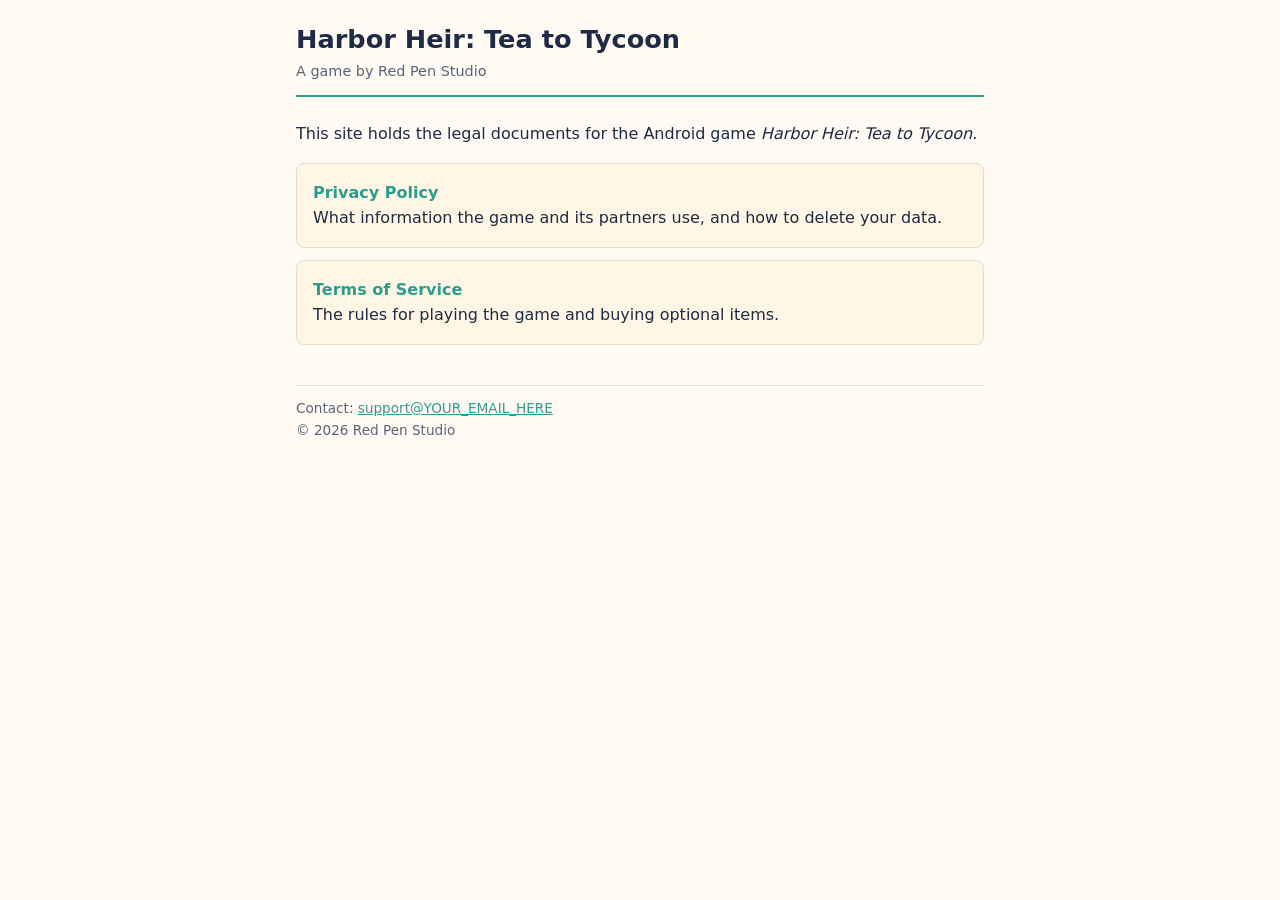
<file: index.html>
<!doctype html>
<html lang="en">
<head>
  <meta charset="utf-8">
  <meta name="viewport" content="width=device-width, initial-scale=1, viewport-fit=cover">
  <title>Harbor Heir: Tea to Tycoon — Legal</title>
  <meta name="description" content="Privacy Policy and Terms of Service for Harbor Heir: Tea to Tycoon by Red Pen Studio.">
  <link rel="stylesheet" href="style.css">
</head>
<body>
<main>
  <header>
    <h1>Harbor Heir: Tea to Tycoon</h1>
    <p class="meta">A game by Red Pen Studio</p>
  </header>

  <p>This site holds the legal documents for the Android game <em>Harbor Heir: Tea to Tycoon</em>.</p>

  <a class="card" href="privacy.html">
    <strong>Privacy Policy</strong><br>
    What information the game and its partners use, and how to delete your data.
  </a>

  <a class="card" href="terms.html">
    <strong>Terms of Service</strong><br>
    The rules for playing the game and buying optional items.
  </a>

  <footer>
    Contact: <a href="mailto:support@YOUR_EMAIL_HERE">support@YOUR_EMAIL_HERE</a><br>
    &copy; 2026 Red Pen Studio
  </footer>
</main>
</body>
</html>
</file>
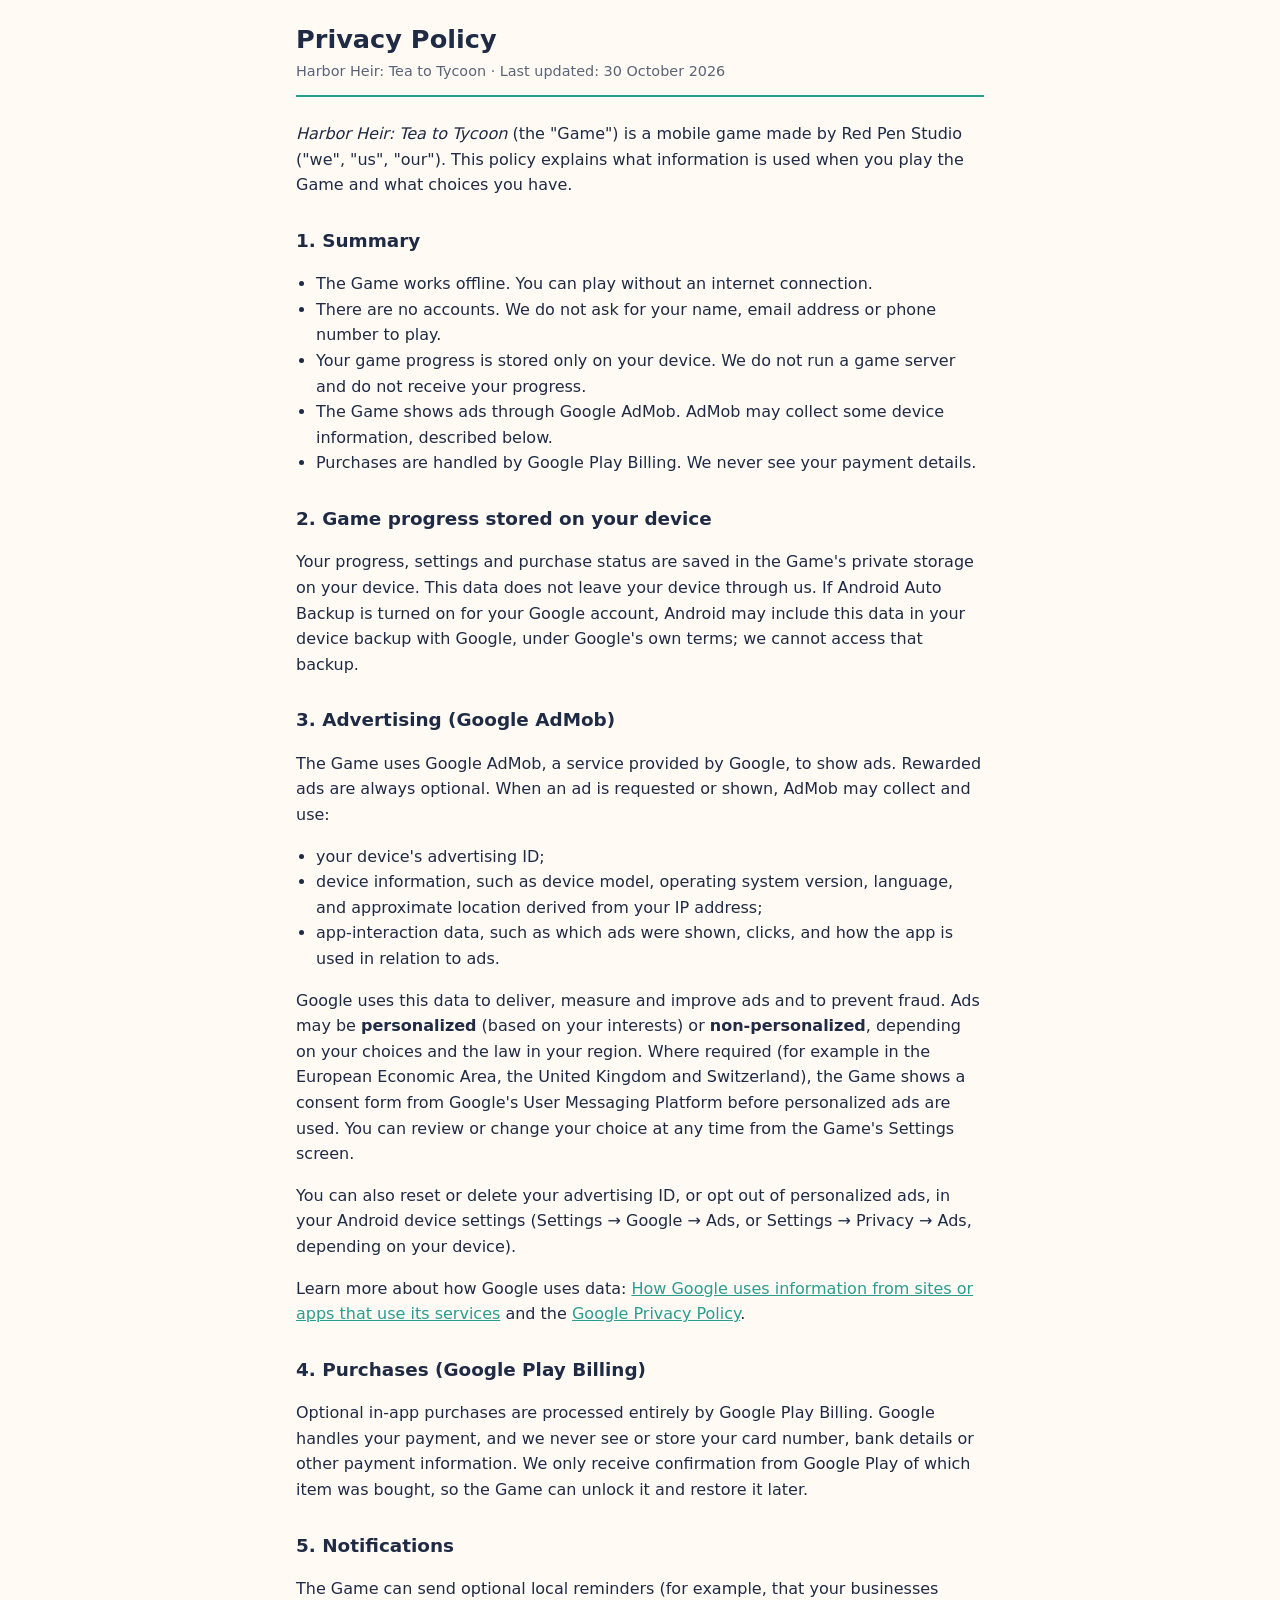
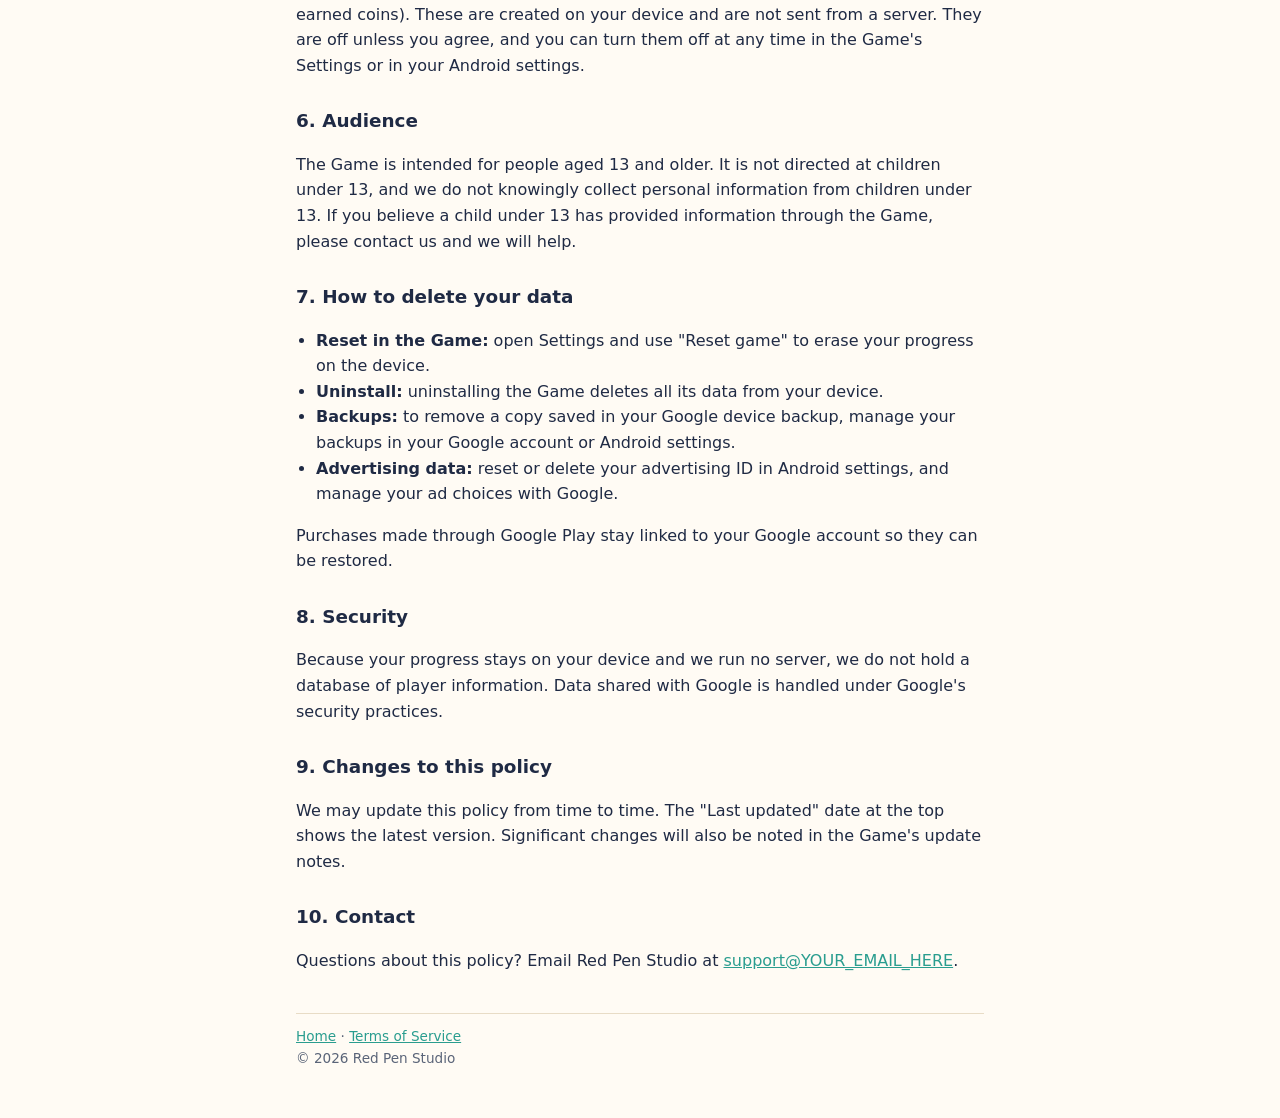
<file: privacy.html>
<!doctype html>
<html lang="en">
<head>
  <meta charset="utf-8">
  <meta name="viewport" content="width=device-width, initial-scale=1, viewport-fit=cover">
  <title>Privacy Policy — Harbor Heir: Tea to Tycoon</title>
  <meta name="description" content="Privacy Policy for Harbor Heir: Tea to Tycoon by Red Pen Studio.">
  <link rel="stylesheet" href="style.css">
</head>
<body>
<main>
  <header>
    <h1>Privacy Policy</h1>
    <p class="meta">Harbor Heir: Tea to Tycoon &middot; Last updated: 30 October 2026</p>
  </header>

  <p>
    <em>Harbor Heir: Tea to Tycoon</em> (the "Game") is a mobile game made by Red Pen Studio ("we", "us", "our").
    This policy explains what information is used when you play the Game and what choices you have.
  </p>

  <h2>1. Summary</h2>
  <ul>
    <li>The Game works offline. You can play without an internet connection.</li>
    <li>There are no accounts. We do not ask for your name, email address or phone number to play.</li>
    <li>Your game progress is stored only on your device. We do not run a game server and do not receive your progress.</li>
    <li>The Game shows ads through Google AdMob. AdMob may collect some device information, described below.</li>
    <li>Purchases are handled by Google Play Billing. We never see your payment details.</li>
  </ul>

  <h2>2. Game progress stored on your device</h2>
  <p>
    Your progress, settings and purchase status are saved in the Game's private storage on your device. This data
    does not leave your device through us. If Android Auto Backup is turned on for your Google account, Android may
    include this data in your device backup with Google, under Google's own terms; we cannot access that backup.
  </p>

  <h2>3. Advertising (Google AdMob)</h2>
  <p>
    The Game uses Google AdMob, a service provided by Google, to show ads. Rewarded ads are always optional. When an
    ad is requested or shown, AdMob may collect and use:
  </p>
  <ul>
    <li>your device's advertising ID;</li>
    <li>device information, such as device model, operating system version, language, and approximate location derived from your IP address;</li>
    <li>app-interaction data, such as which ads were shown, clicks, and how the app is used in relation to ads.</li>
  </ul>
  <p>
    Google uses this data to deliver, measure and improve ads and to prevent fraud. Ads may be
    <strong>personalized</strong> (based on your interests) or <strong>non-personalized</strong>, depending on your
    choices and the law in your region. Where required (for example in the European Economic Area, the United
    Kingdom and Switzerland), the Game shows a consent form from Google's User Messaging Platform before
    personalized ads are used. You can review or change your choice at any time from the Game's Settings screen.
  </p>
  <p>
    You can also reset or delete your advertising ID, or opt out of personalized ads, in your Android device
    settings (Settings &rarr; Google &rarr; Ads, or Settings &rarr; Privacy &rarr; Ads, depending on your device).
  </p>
  <p>
    Learn more about how Google uses data:
    <a href="https://policies.google.com/technologies/partner-sites">How Google uses information from sites or apps that use its services</a>
    and the <a href="https://policies.google.com/privacy">Google Privacy Policy</a>.
  </p>

  <h2>4. Purchases (Google Play Billing)</h2>
  <p>
    Optional in-app purchases are processed entirely by Google Play Billing. Google handles your payment, and we
    never see or store your card number, bank details or other payment information. We only receive confirmation
    from Google Play of which item was bought, so the Game can unlock it and restore it later.
  </p>

  <h2>5. Notifications</h2>
  <p>
    The Game can send optional local reminders (for example, that your businesses earned coins). These are created
    on your device and are not sent from a server. They are off unless you agree, and you can turn them off at any
    time in the Game's Settings or in your Android settings.
  </p>

  <h2>6. Audience</h2>
  <p>
    The Game is intended for people aged 13 and older. It is not directed at children under 13, and we do not
    knowingly collect personal information from children under 13. If you believe a child under 13 has provided
    information through the Game, please contact us and we will help.
  </p>

  <h2>7. How to delete your data</h2>
  <ul>
    <li><strong>Reset in the Game:</strong> open Settings and use "Reset game" to erase your progress on the device.</li>
    <li><strong>Uninstall:</strong> uninstalling the Game deletes all its data from your device.</li>
    <li><strong>Backups:</strong> to remove a copy saved in your Google device backup, manage your backups in your Google account or Android settings.</li>
    <li><strong>Advertising data:</strong> reset or delete your advertising ID in Android settings, and manage your ad choices with Google.</li>
  </ul>
  <p>Purchases made through Google Play stay linked to your Google account so they can be restored.</p>

  <h2>8. Security</h2>
  <p>
    Because your progress stays on your device and we run no server, we do not hold a database of player
    information. Data shared with Google is handled under Google's security practices.
  </p>

  <h2>9. Changes to this policy</h2>
  <p>
    We may update this policy from time to time. The "Last updated" date at the top shows the latest version.
    Significant changes will also be noted in the Game's update notes.
  </p>

  <h2>10. Contact</h2>
  <p>
    Questions about this policy? Email Red Pen Studio at
    <a href="mailto:support@YOUR_EMAIL_HERE">support@YOUR_EMAIL_HERE</a>.
  </p>

  <footer>
    <a href="index.html">Home</a> &middot; <a href="terms.html">Terms of Service</a><br>
    &copy; 2026 Red Pen Studio
  </footer>
</main>
</body>
</html>
</file>
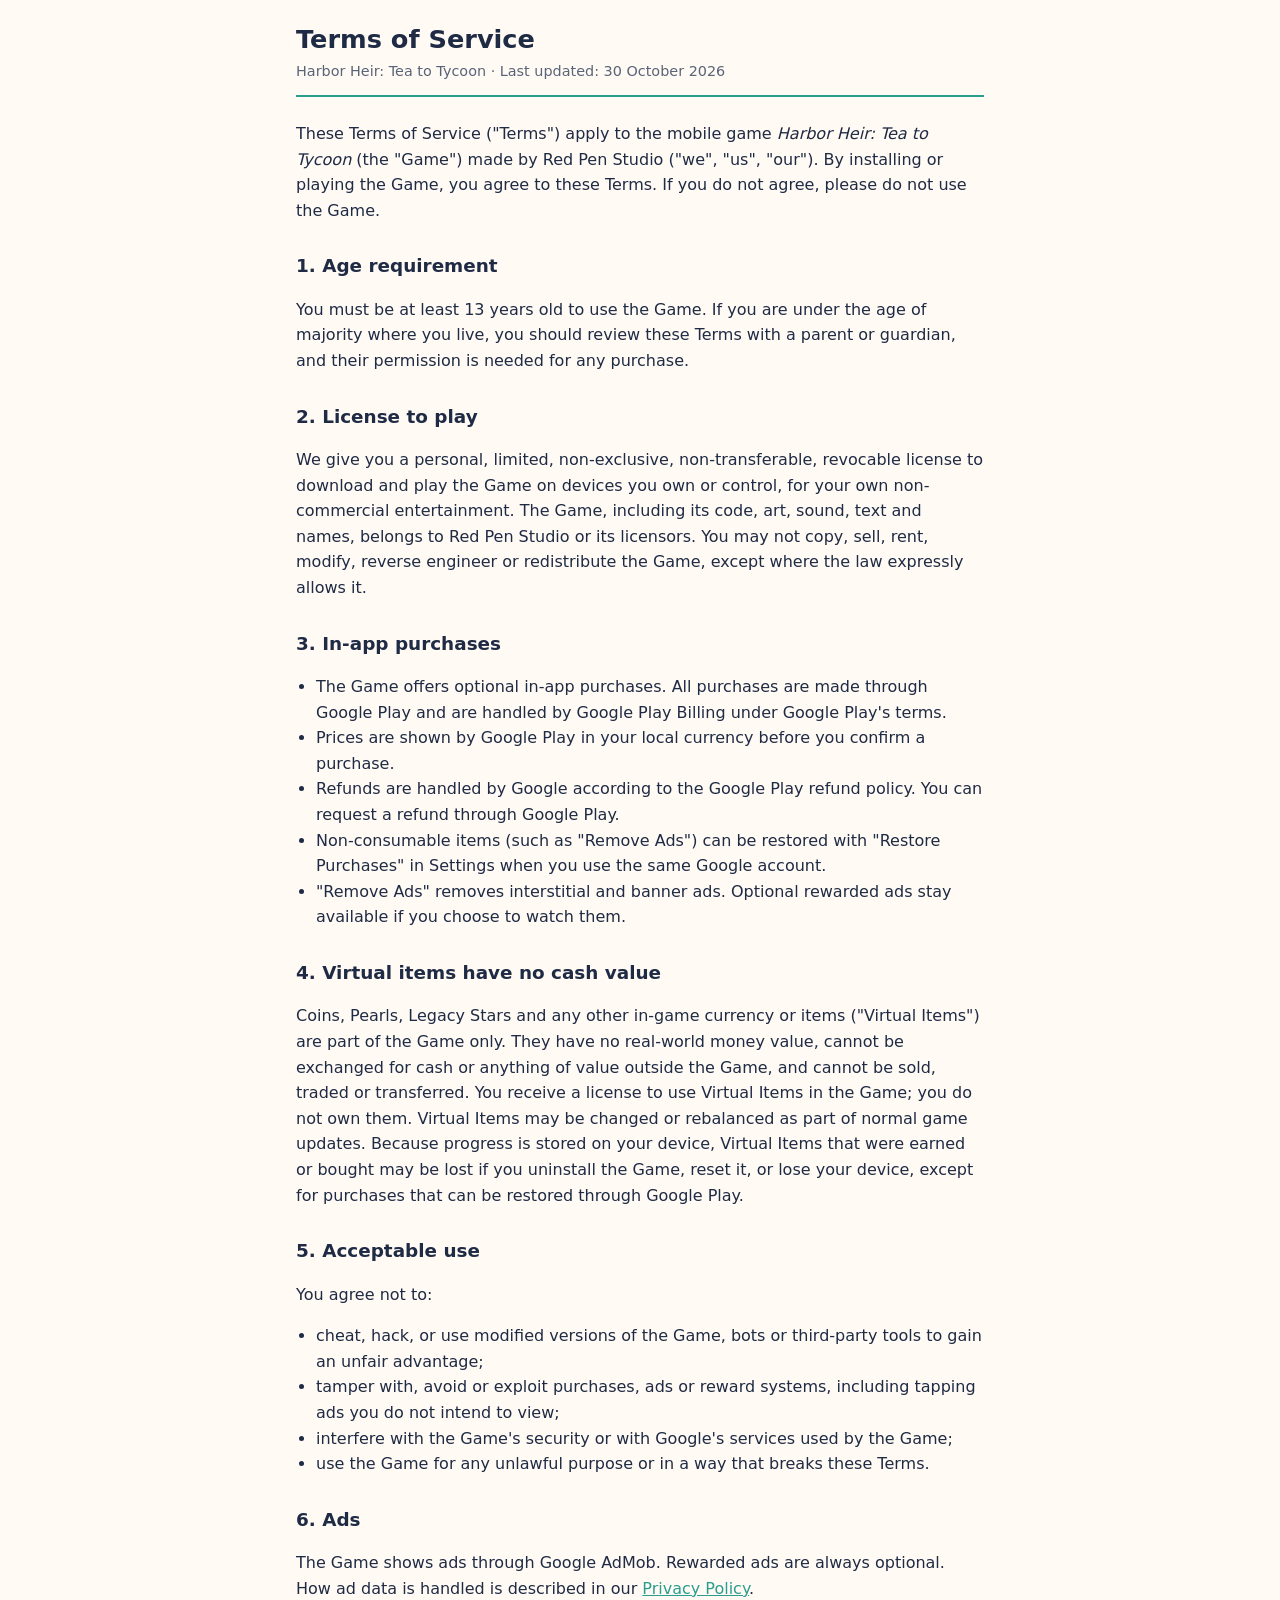
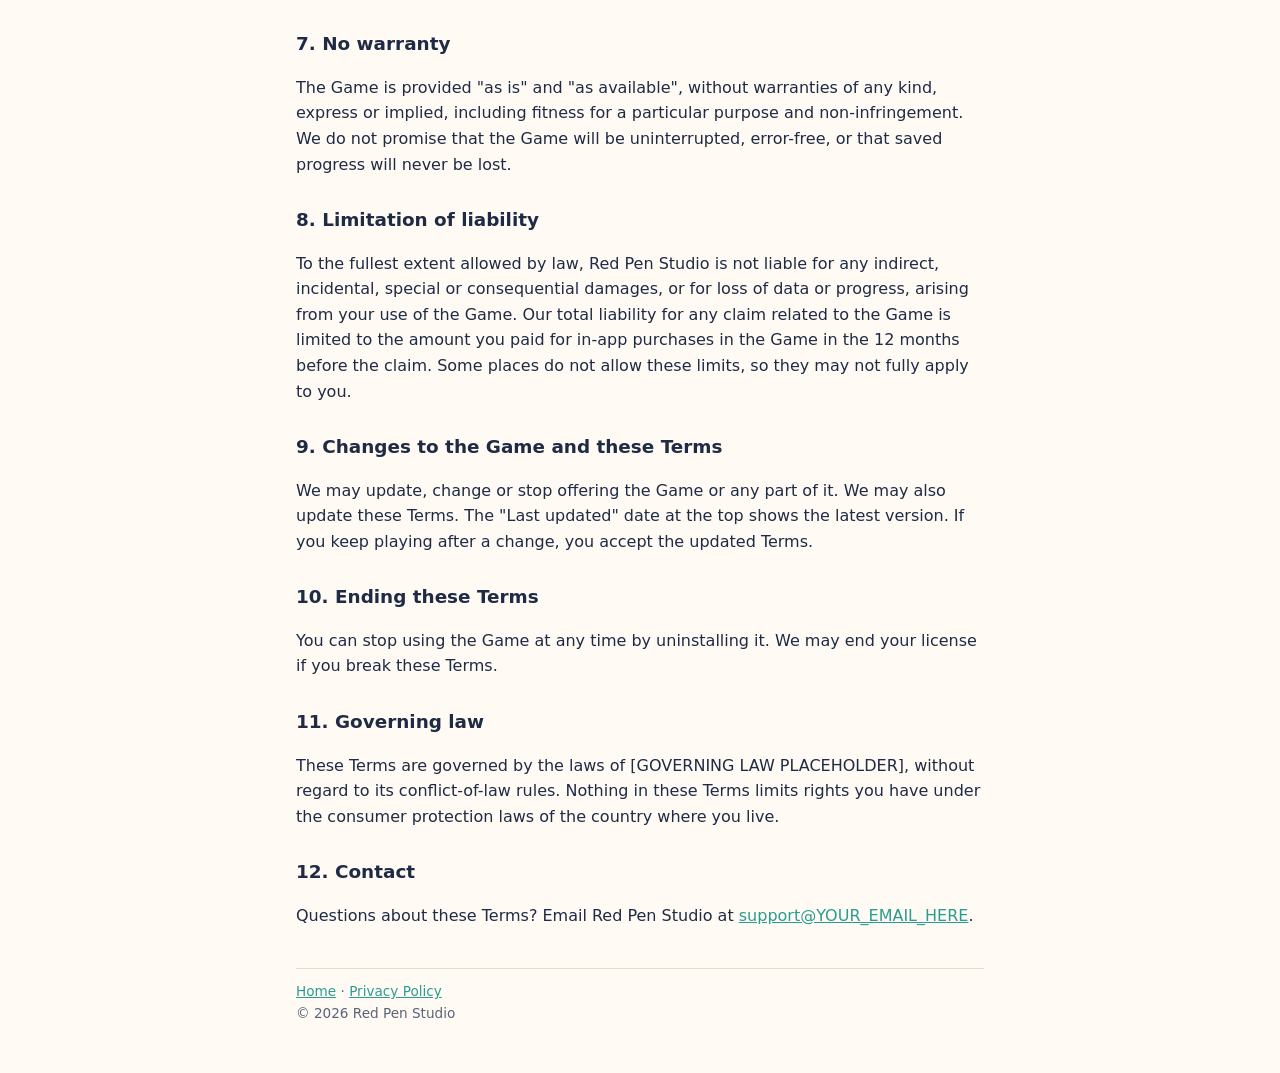
<file: terms.html>
<!doctype html>
<html lang="en">
<head>
  <meta charset="utf-8">
  <meta name="viewport" content="width=device-width, initial-scale=1, viewport-fit=cover">
  <title>Terms of Service — Harbor Heir: Tea to Tycoon</title>
  <meta name="description" content="Terms of Service for Harbor Heir: Tea to Tycoon by Red Pen Studio.">
  <link rel="stylesheet" href="style.css">
</head>
<body>
<main>
  <header>
    <h1>Terms of Service</h1>
    <p class="meta">Harbor Heir: Tea to Tycoon &middot; Last updated: 30 October 2026</p>
  </header>

  <p>
    These Terms of Service ("Terms") apply to the mobile game <em>Harbor Heir: Tea to Tycoon</em> (the "Game") made by
    Red Pen Studio ("we", "us", "our"). By installing or playing the Game, you agree to these Terms. If you do not
    agree, please do not use the Game.
  </p>

  <h2>1. Age requirement</h2>
  <p>
    You must be at least 13 years old to use the Game. If you are under the age of majority where you live, you
    should review these Terms with a parent or guardian, and their permission is needed for any purchase.
  </p>

  <h2>2. License to play</h2>
  <p>
    We give you a personal, limited, non-exclusive, non-transferable, revocable license to download and play the
    Game on devices you own or control, for your own non-commercial entertainment. The Game, including its code,
    art, sound, text and names, belongs to Red Pen Studio or its licensors. You may not copy, sell, rent, modify,
    reverse engineer or redistribute the Game, except where the law expressly allows it.
  </p>

  <h2>3. In-app purchases</h2>
  <ul>
    <li>The Game offers optional in-app purchases. All purchases are made through Google Play and are handled by Google Play Billing under Google Play's terms.</li>
    <li>Prices are shown by Google Play in your local currency before you confirm a purchase.</li>
    <li>Refunds are handled by Google according to the Google Play refund policy. You can request a refund through Google Play.</li>
    <li>Non-consumable items (such as "Remove Ads") can be restored with "Restore Purchases" in Settings when you use the same Google account.</li>
    <li>"Remove Ads" removes interstitial and banner ads. Optional rewarded ads stay available if you choose to watch them.</li>
  </ul>

  <h2>4. Virtual items have no cash value</h2>
  <p>
    Coins, Pearls, Legacy Stars and any other in-game currency or items ("Virtual Items") are part of the Game only.
    They have no real-world money value, cannot be exchanged for cash or anything of value outside the Game, and
    cannot be sold, traded or transferred. You receive a license to use Virtual Items in the Game; you do not own
    them. Virtual Items may be changed or rebalanced as part of normal game updates. Because progress is stored on
    your device, Virtual Items that were earned or bought may be lost if you uninstall the Game, reset it, or lose
    your device, except for purchases that can be restored through Google Play.
  </p>

  <h2>5. Acceptable use</h2>
  <p>You agree not to:</p>
  <ul>
    <li>cheat, hack, or use modified versions of the Game, bots or third-party tools to gain an unfair advantage;</li>
    <li>tamper with, avoid or exploit purchases, ads or reward systems, including tapping ads you do not intend to view;</li>
    <li>interfere with the Game's security or with Google's services used by the Game;</li>
    <li>use the Game for any unlawful purpose or in a way that breaks these Terms.</li>
  </ul>

  <h2>6. Ads</h2>
  <p>
    The Game shows ads through Google AdMob. Rewarded ads are always optional. How ad data is handled is described
    in our <a href="privacy.html">Privacy Policy</a>.
  </p>

  <h2>7. No warranty</h2>
  <p>
    The Game is provided "as is" and "as available", without warranties of any kind, express or implied, including
    fitness for a particular purpose and non-infringement. We do not promise that the Game will be uninterrupted,
    error-free, or that saved progress will never be lost.
  </p>

  <h2>8. Limitation of liability</h2>
  <p>
    To the fullest extent allowed by law, Red Pen Studio is not liable for any indirect, incidental, special or
    consequential damages, or for loss of data or progress, arising from your use of the Game. Our total liability
    for any claim related to the Game is limited to the amount you paid for in-app purchases in the Game in the
    12 months before the claim. Some places do not allow these limits, so they may not fully apply to you.
  </p>

  <h2>9. Changes to the Game and these Terms</h2>
  <p>
    We may update, change or stop offering the Game or any part of it. We may also update these Terms. The "Last
    updated" date at the top shows the latest version. If you keep playing after a change, you accept the updated
    Terms.
  </p>

  <h2>10. Ending these Terms</h2>
  <p>
    You can stop using the Game at any time by uninstalling it. We may end your license if you break these Terms.
  </p>

  <h2>11. Governing law</h2>
  <p>
    These Terms are governed by the laws of [GOVERNING LAW PLACEHOLDER], without regard to its conflict-of-law
    rules. Nothing in these Terms limits rights you have under the consumer protection laws of the country where you
    live.
  </p>

  <h2>12. Contact</h2>
  <p>
    Questions about these Terms? Email Red Pen Studio at
    <a href="mailto:support@YOUR_EMAIL_HERE">support@YOUR_EMAIL_HERE</a>.
  </p>

  <footer>
    <a href="index.html">Home</a> &middot; <a href="privacy.html">Privacy Policy</a><br>
    &copy; 2026 Red Pen Studio
  </footer>
</main>
</body>
</html>
</file>
<file: style.css>
:root {
  --navy: #1F2A44;
  --teal: #2A9D8F;
  --cream: #FFF6E5;
  --muted: #5A6478;
  --line: #E8DCC6;
  --bg: #FFFBF4;
}
@media (prefers-color-scheme: dark) {
  :root {
    --navy: #EDEFF5;
    --teal: #5CC7BA;
    --cream: #1C2538;
    --muted: #A9B1C2;
    --line: #2E3A52;
    --bg: #141B2B;
  }
}
* { box-sizing: border-box; }
html { -webkit-text-size-adjust: 100%; }
body {
  margin: 0;
  background: var(--bg);
  color: var(--navy);
  font-family: system-ui, -apple-system, "Segoe UI", Roboto, "Noto Sans", "Noto Sans Bengali", sans-serif;
  font-size: 16px;
  line-height: 1.6;
}
main {
  max-width: 720px;
  margin: 0 auto;
  padding: 24px max(16px, env(safe-area-inset-right)) 48px max(16px, env(safe-area-inset-left));
}
header { border-bottom: 2px solid var(--teal); margin-bottom: 24px; padding-bottom: 12px; }
h1 { font-size: 1.6rem; line-height: 1.25; margin: 0 0 4px; }
h2 { font-size: 1.15rem; margin: 28px 0 8px; }
p, li { overflow-wrap: anywhere; }
ul { padding-left: 1.25rem; }
a { color: var(--teal); }
.meta { color: var(--muted); font-size: 0.9rem; margin: 0; }
.card {
  display: block;
  background: var(--cream);
  border: 1px solid var(--line);
  border-radius: 8px;
  padding: 16px;
  margin: 12px 0;
  text-decoration: none;
  color: var(--navy);
}
.card strong { color: var(--teal); }
footer { margin-top: 40px; color: var(--muted); font-size: 0.85rem; border-top: 1px solid var(--line); padding-top: 12px; }
</file>
